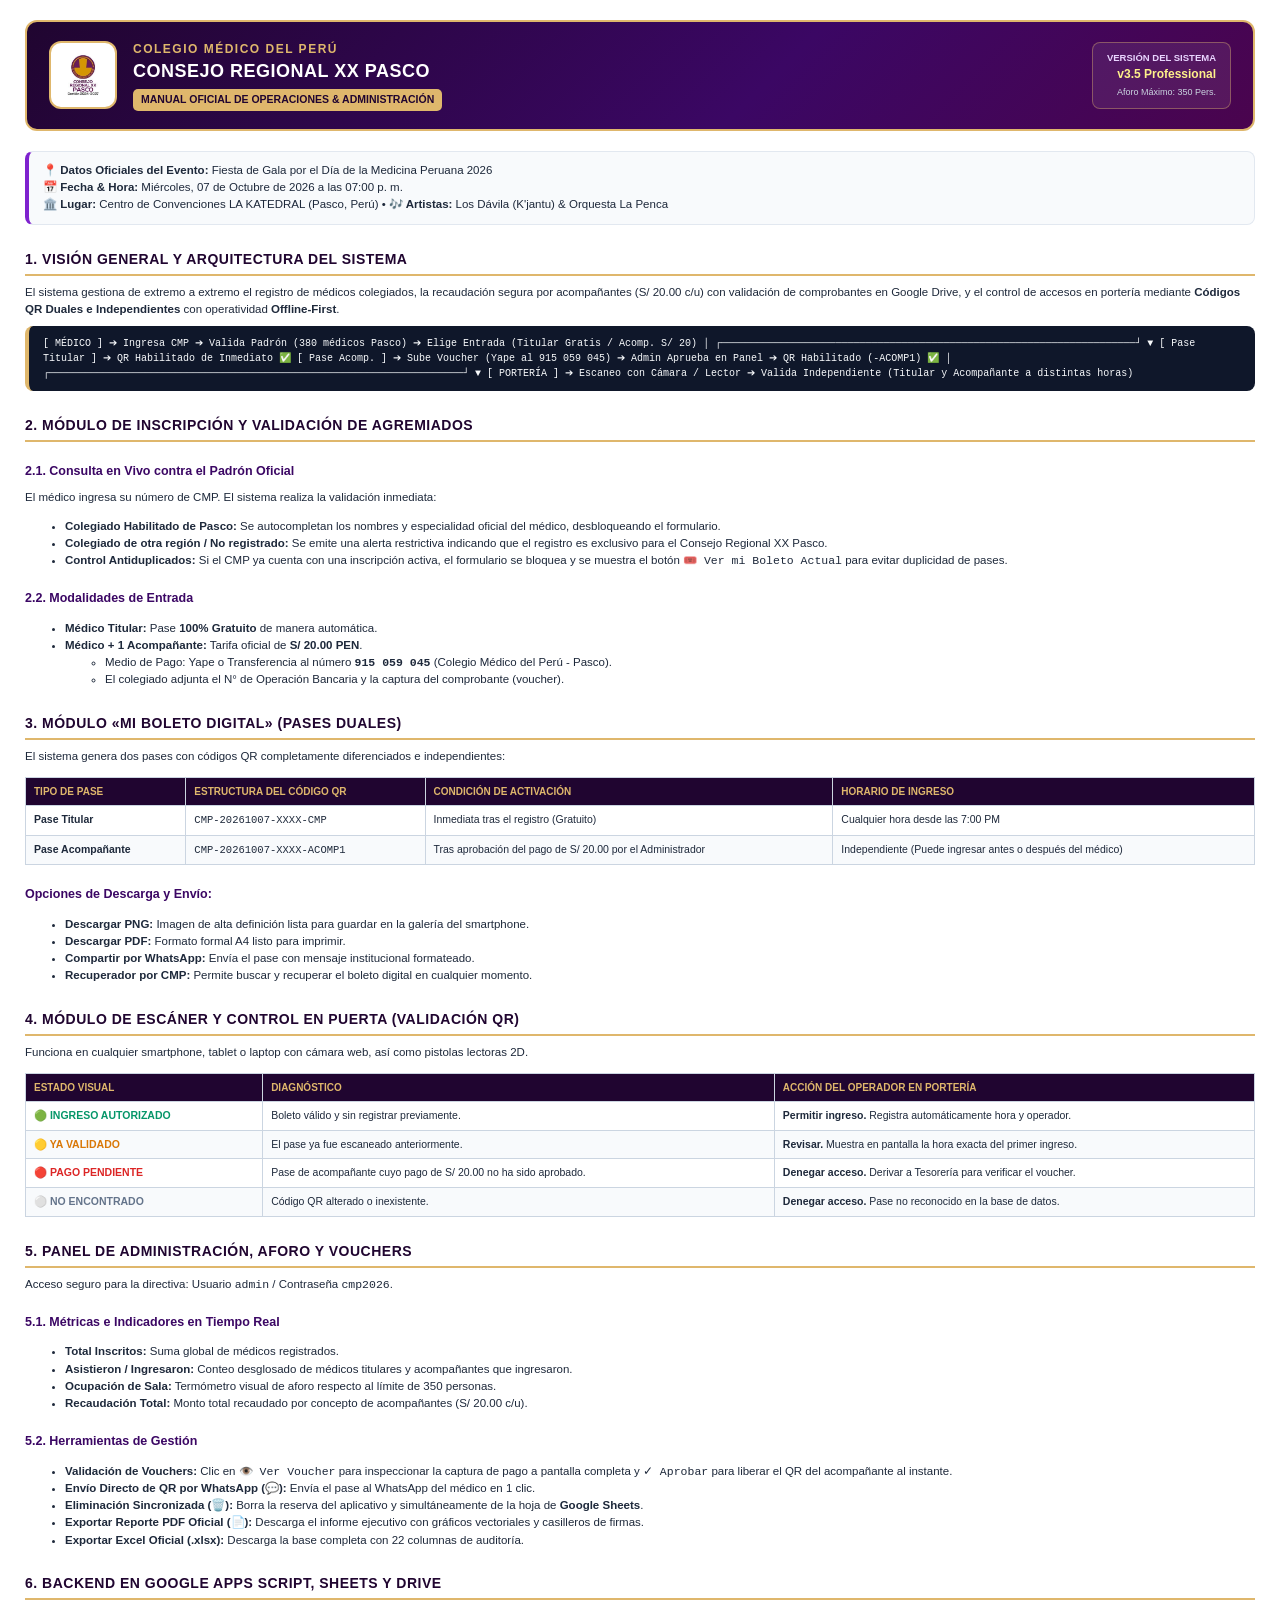
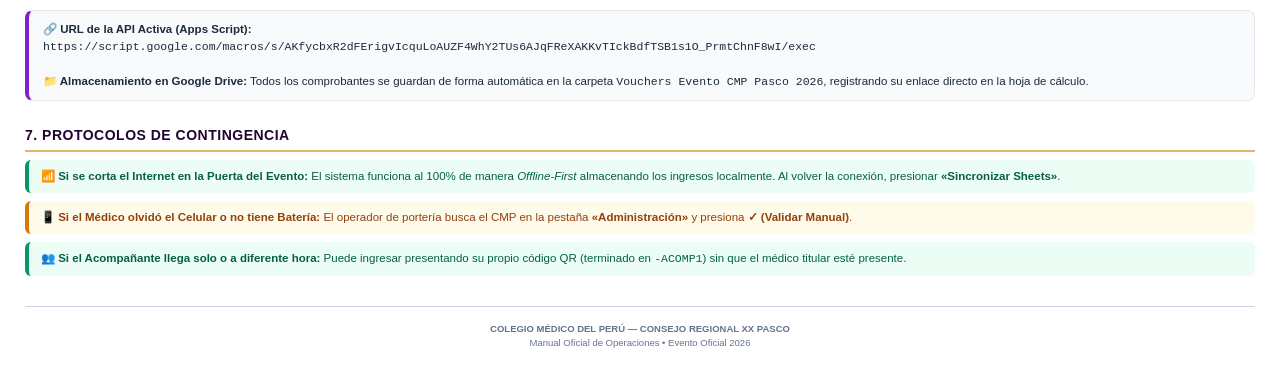
<file: MANUAL_DE_INSTRUCCIONES.html>
<!DOCTYPE html>
<html lang="es">
<head>
  <meta charset="UTF-8">
  <title>Manual Oficial de Instrucciones - CMP Pasco</title>
  <style>
    @page {
      size: A4 portrait;
      margin: 15mm 15mm 15mm 15mm;
      @bottom-right {
        content: counter(page);
      }
    }
    * {
      box-sizing: border-box;
      -webkit-print-color-adjust: exact !important;
      print-color-adjust: exact !important;
    }
    body {
      font-family: -apple-system, BlinkMacSystemFont, "Segoe UI", Roboto, Helvetica, Arial, sans-serif;
      color: #1e293b;
      background: #ffffff;
      line-height: 1.5;
      font-size: 11.5px;
      margin: 0;
      padding: 20px 25px;
    }
    h1, h2, h3, h4 {
      color: #200530;
      margin-top: 20px;
      margin-bottom: 8px;
    }
    h1 { font-size: 20px; font-weight: 900; }
    h2 { 
      font-size: 14px; 
      font-weight: 800; 
      border-bottom: 2px solid #dfb76c; 
      padding-bottom: 4px; 
      margin-top: 24px;
      text-transform: uppercase;
      letter-spacing: 0.5px;
    }
    h3 { font-size: 12.5px; font-weight: 700; color: #3b0764; }
    p { margin: 6px 0; }
    .header-box {
      background: linear-gradient(135deg, #200530 0%, #3b0764 60%, #4a044e 100%);
      border-radius: 12px;
      padding: 18px 22px;
      color: #ffffff;
      border: 2px solid #dfb76c;
      margin-bottom: 20px;
      display: flex;
      align-items: center;
      justify-content: space-between;
      gap: 16px;
    }
    .badge {
      background: #dfb76c;
      color: #200530;
      font-size: 10.5px;
      font-weight: 900;
      padding: 3px 8px;
      border-radius: 5px;
      display: inline-block;
      text-transform: uppercase;
    }
    table {
      width: 100%;
      border-collapse: collapse;
      margin: 12px 0;
      font-size: 10.5px;
    }
    th, td {
      border: 1px solid #cbd5e1;
      padding: 6px 8px;
      text-align: left;
    }
    th {
      background: #200530;
      color: #dfb76c;
      font-weight: 800;
      text-transform: uppercase;
      font-size: 10px;
    }
    tr:nth-child(even) {
      background: #f8fafc;
    }
    .card {
      background: #f8fafc;
      border: 1px solid #e2e8f0;
      border-left: 4px solid #7e22ce;
      border-radius: 8px;
      padding: 10px 14px;
      margin: 10px 0;
    }
    .alert-green {
      background: #ecfdf5;
      border-left: 4px solid #059669;
      color: #065f46;
      padding: 8px 12px;
      border-radius: 6px;
      margin: 8px 0;
    }
    .alert-amber {
      background: #fffbeb;
      border-left: 4px solid #d97706;
      color: #92400e;
      padding: 8px 12px;
      border-radius: 6px;
      margin: 8px 0;
    }
    .code-block {
      background: #0f172a;
      color: #f8fafc;
      padding: 10px 14px;
      border-radius: 8px;
      font-family: monospace;
      font-size: 10px;
      overflow-x: auto;
      margin: 8px 0;
      border-left: 4px solid #dfb76c;
    }
    .page-break {
      page-break-before: always;
    }
    .avoid-break {
      page-break-inside: avoid;
    }
  </style>
</head>
<body>

  <!-- ENCABEZADO INSTITUCIONAL -->
  <div class="header-box">
    <div style="display: flex; align-items: center; gap: 16px;">
      <div style="width: 68px; height: 68px; background: #ffffff; border-radius: 12px; padding: 4px; display: flex; align-items: center; justify-content: center; border: 2px solid #dfb76c; flex-shrink: 0;">
        <img src="[data-uri]" alt="Logo CMP" style="max-width: 100%; max-height: 100%; object-fit: contain;">
      </div>
      <div>
        <div style="color: #dfb76c; font-size: 12px; font-weight: 800; letter-spacing: 1.5px; text-transform: uppercase;">Colegio Médico del Perú</div>
        <div style="color: #ffffff; font-size: 18px; font-weight: 900; letter-spacing: 0.5px;">CONSEJO REGIONAL XX PASCO</div>
        <div style="margin-top: 4px;">
          <span class="badge">Manual Oficial de Operaciones & Administración</span>
        </div>
      </div>
    </div>
    <div style="text-align: right; background: rgba(255,255,255,0.08); padding: 8px 14px; border-radius: 8px; border: 1px solid rgba(223, 183, 108, 0.4);">
      <div style="font-size: 9.5px; color: #e9d5ff; text-transform: uppercase; font-weight: 700;">Versión del Sistema</div>
      <div style="font-size: 12px; font-weight: 800; color: #fef08a;">v3.5 Professional</div>
      <div style="font-size: 9px; color: #cbd5e1; margin-top: 3px;">Aforo Máximo: 350 Pers.</div>
    </div>
  </div>

  <div class="card">
    <strong>📍 Datos Oficiales del Evento:</strong> Fiesta de Gala por el Día de la Medicina Peruana 2026<br>
    <strong>📅 Fecha & Hora:</strong> Miércoles, 07 de Octubre de 2026 a las 07:00 p. m.<br>
    <strong>🏛️ Lugar:</strong> Centro de Convenciones LA KATEDRAL (Pasco, Perú) • <strong>🎶 Artistas:</strong> Los Dávila (K'jantu) & Orquesta La Penca
  </div>

  <h2>1. Visión General y Arquitectura del Sistema</h2>
  <p>El sistema gestiona de extremo a extremo el registro de médicos colegiados, la recaudación segura por acompañantes (S/ 20.00 c/u) con validación de comprobantes en Google Drive, y el control de accesos en portería mediante <strong>Códigos QR Duales e Independientes</strong> con operatividad <strong>Offline-First</strong>.</p>

  <div class="code-block">
[ MÉDICO ] ➔ Ingresa CMP ➔ Valida Padrón (380 médicos Pasco) ➔ Elige Entrada (Titular Gratis / Acomp. S/ 20)
                                                                            │
      ┌─────────────────────────────────────────────────────────────────────┘
      ▼
[ Pase Titular ] ➔ QR Habilitado de Inmediato ✅
[ Pase Acomp.  ] ➔ Sube Voucher (Yape al 915 059 045) ➔ Admin Aprueba en Panel ➔ QR Habilitado (-ACOMP1) ✅
                                                                            │
      ┌─────────────────────────────────────────────────────────────────────┘
      ▼
[ PORTERÍA ] ➔ Escaneo con Cámara / Lector ➔ Valida Independiente (Titular y Acompañante a distintas horas)
  </div>

  <h2>2. Módulo de Inscripción y Validación de Agremiados</h2>
  <h3>2.1. Consulta en Vivo contra el Padrón Oficial</h3>
  <p>El médico ingresa su número de CMP. El sistema realiza la validación inmediata:</p>
  <ul>
    <li><strong>Colegiado Habilitado de Pasco:</strong> Se autocompletan los nombres y especialidad oficial del médico, desbloqueando el formulario.</li>
    <li><strong>Colegiado de otra región / No registrado:</strong> Se emite una alerta restrictiva indicando que el registro es exclusivo para el Consejo Regional XX Pasco.</li>
    <li><strong>Control Antiduplicados:</strong> Si el CMP ya cuenta con una inscripción activa, el formulario se bloquea y se muestra el botón <code>🎟️ Ver mi Boleto Actual</code> para evitar duplicidad de pases.</li>
  </ul>

  <h3>2.2. Modalidades de Entrada</h3>
  <ul>
    <li><strong>Médico Titular:</strong> Pase <strong>100% Gratuito</strong> de manera automática.</li>
    <li><strong>Médico + 1 Acompañante:</strong> Tarifa oficial de <strong>S/ 20.00 PEN</strong>.
      <ul>
        <li>Medio de Pago: Yape o Transferencia al número <strong><code>915 059 045</code></strong> (Colegio Médico del Perú - Pasco).</li>
        <li>El colegiado adjunta el N° de Operación Bancaria y la captura del comprobante (voucher).</li>
      </ul>
    </li>
  </ul>

  <div class="page-break"></div>

  <h2>3. Módulo «Mi Boleto Digital» (Pases Duales)</h2>
  <p>El sistema genera dos pases con códigos QR completamente diferenciados e independientes:</p>
  
  <table>
    <thead>
      <tr>
        <th>Tipo de Pase</th>
        <th>Estructura del Código QR</th>
        <th>Condición de Activación</th>
        <th>Horario de Ingreso</th>
      </tr>
    </thead>
    <tbody>
      <tr>
        <td><strong>Pase Titular</strong></td>
        <td><code>CMP-20261007-XXXX-CMP</code></td>
        <td>Inmediata tras el registro (Gratuito)</td>
        <td>Cualquier hora desde las 7:00 PM</td>
      </tr>
      <tr>
        <td><strong>Pase Acompañante</strong></td>
        <td><code>CMP-20261007-XXXX-ACOMP1</code></td>
        <td>Tras aprobación del pago de S/ 20.00 por el Administrador</td>
        <td>Independiente (Puede ingresar antes o después del médico)</td>
      </tr>
    </tbody>
  </table>

  <h3>Opciones de Descarga y Envío:</h3>
  <ul>
    <li><strong>Descargar PNG:</strong> Imagen de alta definición lista para guardar en la galería del smartphone.</li>
    <li><strong>Descargar PDF:</strong> Formato formal A4 listo para imprimir.</li>
    <li><strong>Compartir por WhatsApp:</strong> Envía el pase con mensaje institucional formateado.</li>
    <li><strong>Recuperador por CMP:</strong> Permite buscar y recuperar el boleto digital en cualquier momento.</li>
  </ul>

  <h2>4. Módulo de Escáner y Control en Puerta (Validación QR)</h2>
  <p>Funciona en cualquier smartphone, tablet o laptop con cámara web, así como pistolas lectoras 2D.</p>

  <table>
    <thead>
      <tr>
        <th>Estado Visual</th>
        <th>Diagnóstico</th>
        <th>Acción del Operador en Portería</th>
      </tr>
    </thead>
    <tbody>
      <tr>
        <td><span style="color:#059669; font-weight:800;">🟢 INGRESO AUTORIZADO</span></td>
        <td>Boleto válido y sin registrar previamente.</td>
        <td><strong>Permitir ingreso.</strong> Registra automáticamente hora y operador.</td>
      </tr>
      <tr>
        <td><span style="color:#d97706; font-weight:800;">🟡 YA VALIDADO</span></td>
        <td>El pase ya fue escaneado anteriormente.</td>
        <td><strong>Revisar.</strong> Muestra en pantalla la hora exacta del primer ingreso.</td>
      </tr>
      <tr>
        <td><span style="color:#dc2626; font-weight:800;">🔴 PAGO PENDIENTE</span></td>
        <td>Pase de acompañante cuyo pago de S/ 20.00 no ha sido aprobado.</td>
        <td><strong>Denegar acceso.</strong> Derivar a Tesorería para verificar el voucher.</td>
      </tr>
      <tr>
        <td><span style="color:#64748b; font-weight:800;">⚪ NO ENCONTRADO</span></td>
        <td>Código QR alterado o inexistente.</td>
        <td><strong>Denegar acceso.</strong> Pase no reconocido en la base de datos.</td>
      </tr>
    </tbody>
  </table>

  <div class="page-break"></div>

  <h2>5. Panel de Administración, Aforo y Vouchers</h2>
  <p>Acceso seguro para la directiva: Usuario <code>admin</code> / Contraseña <code>cmp2026</code>.</p>

  <h3>5.1. Métricas e Indicadores en Tiempo Real</h3>
  <ul>
    <li><strong>Total Inscritos:</strong> Suma global de médicos registrados.</li>
    <li><strong>Asistieron / Ingresaron:</strong> Conteo desglosado de médicos titulares y acompañantes que ingresaron.</li>
    <li><strong>Ocupación de Sala:</strong> Termómetro visual de aforo respecto al límite de 350 personas.</li>
    <li><strong>Recaudación Total:</strong> Monto total recaudado por concepto de acompañantes (S/ 20.00 c/u).</li>
  </ul>

  <h3>5.2. Herramientas de Gestión</h3>
  <ul>
    <li><strong>Validación de Vouchers:</strong> Clic en <code>👁️ Ver Voucher</code> para inspeccionar la captura de pago a pantalla completa y <code>✓ Aprobar</code> para liberar el QR del acompañante al instante.</li>
    <li><strong>Envío Directo de QR por WhatsApp (💬):</strong> Envía el pase al WhatsApp del médico en 1 clic.</li>
    <li><strong>Eliminación Sincronizada (🗑️):</strong> Borra la reserva del aplicativo y simultáneamente de la hoja de <strong>Google Sheets</strong>.</li>
    <li><strong>Exportar Reporte PDF Oficial (📄):</strong> Descarga el informe ejecutivo con gráficos vectoriales y casilleros de firmas.</li>
    <li><strong>Exportar Excel Oficial (.xlsx):</strong> Descarga la base completa con 22 columnas de auditoría.</li>
  </ul>

  <h2>6. Backend en Google Apps Script, Sheets y Drive</h2>
  <div class="card">
    <strong>🔗 URL de la API Activa (Apps Script):</strong><br>
    <code style="word-break: break-all;">https://script.google.com/macros/s/AKfycbxR2dFErigvIcquLoAUZF4WhY2TUs6AJqFReXAKKvTIckBdfTSB1s1O_PrmtChnF8wI/exec</code><br><br>
    <strong>📁 Almacenamiento en Google Drive:</strong> Todos los comprobantes se guardan de forma automática en la carpeta <code>Vouchers Evento CMP Pasco 2026</code>, registrando su enlace directo en la hoja de cálculo.
  </div>

  <h2>7. Protocolos de Contingencia</h2>
  <div class="alert-green">
    <strong>📶 Si se corta el Internet en la Puerta del Evento:</strong> El sistema funciona al 100% de manera <em>Offline-First</em> almacenando los ingresos localmente. Al volver la conexión, presionar <strong>«Sincronizar Sheets»</strong>.
  </div>
  <div class="alert-amber">
    <strong>📱 Si el Médico olvidó el Celular o no tiene Batería:</strong> El operador de portería busca el CMP en la pestaña <strong>«Administración»</strong> y presiona <strong>✓ (Validar Manual)</strong>.
  </div>
  <div class="alert-green">
    <strong>👥 Si el Acompañante llega solo o a diferente hora:</strong> Puede ingresar presentando su propio código QR (terminado en <code>-ACOMP1</code>) sin que el médico titular esté presente.
  </div>

  <div style="text-align: center; margin-top: 30px; border-top: 1.5px solid #cbd5e1; padding-top: 15px; font-size: 9.5px; color: #64748b;">
    <strong>COLEGIO MÉDICO DEL PERÚ — CONSEJO REGIONAL XX PASCO</strong><br>
    Manual Oficial de Operaciones • Evento Oficial 2026
  </div>

</body>
</html>
</file>
